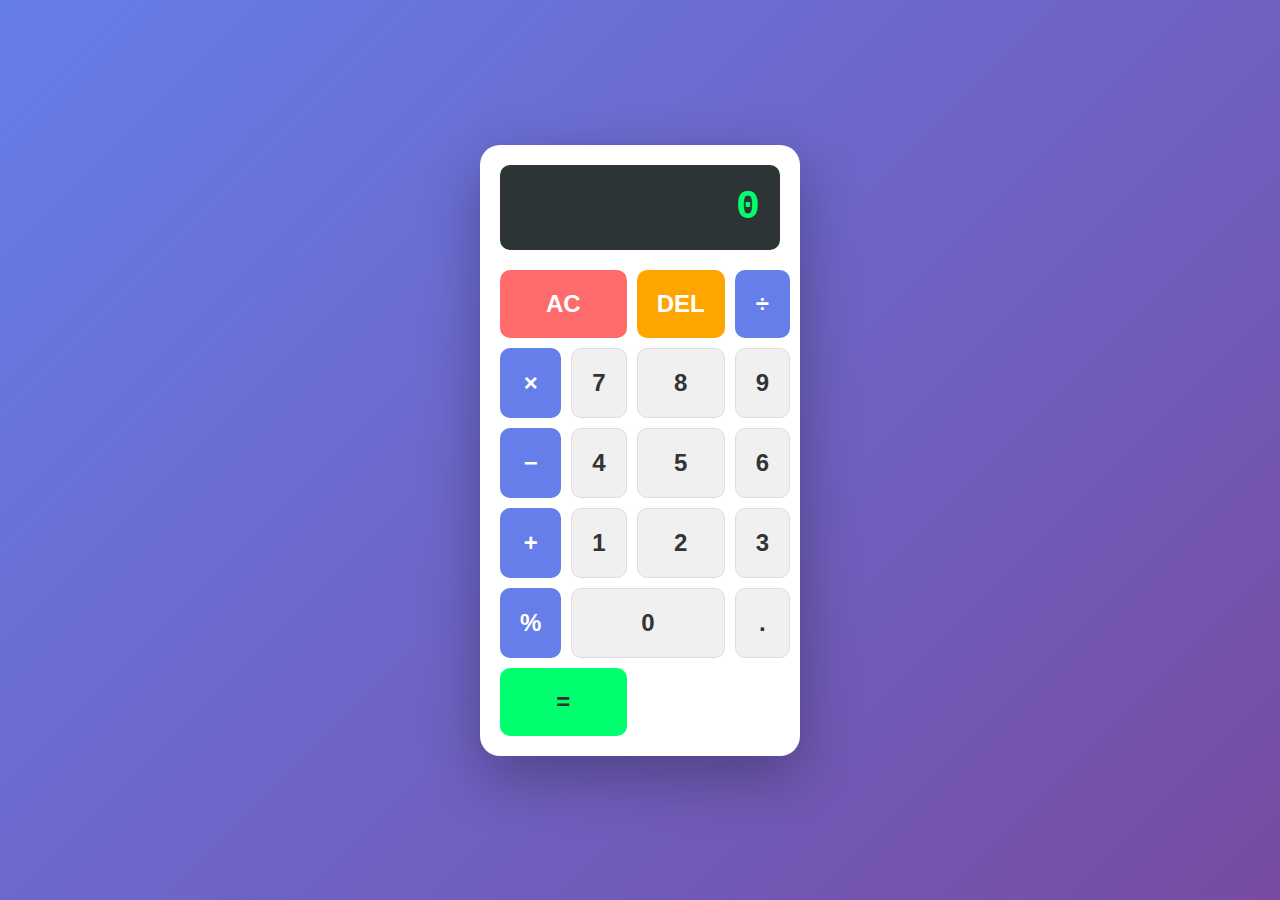
<file: calculator.html>
<!DOCTYPE html>
<html lang="en">
<head>
    <meta charset="UTF-8">
    <meta name="viewport" content="width=device-width, initial-scale=1.0">
    <title>Calculator App</title>
    <style>
        * {
            margin: 0;
            padding: 0;
            box-sizing: border-box;
        }

        body {
            display: flex;
            justify-content: center;
            align-items: center;
            min-height: 100vh;
            background: linear-gradient(135deg, #667eea 0%, #764ba2 100%);
            font-family: 'Segoe UI', Tahoma, Geneva, Verdana, sans-serif;
        }

        .calculator {
            background: white;
            border-radius: 20px;
            box-shadow: 0 20px 60px rgba(0, 0, 0, 0.3);
            width: 320px;
            padding: 20px;
        }

        .display {
            background: #2d3436;
            color: #00ff6f;
            font-size: 2.5em;
            padding: 20px;
            border-radius: 10px;
            text-align: right;
            margin-bottom: 20px;
            min-height: 80px;
            word-wrap: break-word;
            word-break: break-all;
            font-weight: bold;
            font-family: 'Courier New', monospace;
        }

        .buttons {
            display: grid;
            grid-template-columns: repeat(4, 1fr);
            gap: 10px;
        }

        button {
            padding: 20px;
            font-size: 1.5em;
            border: none;
            border-radius: 10px;
            cursor: pointer;
            transition: all 0.2s;
            font-weight: bold;
        }

        button:hover {
            transform: translateY(-2px);
            box-shadow: 0 5px 15px rgba(0, 0, 0, 0.2);
        }

        button:active {
            transform: translateY(0);
        }

        .number {
            background: #f0f0f0;
            color: #333;
            border: 1px solid #ddd;
        }

        .number:hover {
            background: #e0e0e0;
        }

        .operator {
            background: #667eea;
            color: white;
        }

        .operator:hover {
            background: #5568d3;
        }

        .equals {
            background: #00ff6f;
            color: #2d3436;
            grid-column: span 2;
        }

        .equals:hover {
            background: #00dd5f;
        }

        .clear {
            background: #ff6b6b;
            color: white;
            grid-column: span 2;
        }

        .clear:hover {
            background: #ff5252;
        }

        .delete {
            background: #ffa502;
            color: white;
        }

        .delete:hover {
            background: #ff9500;
        }

        .decimal {
            background: #f0f0f0;
            color: #333;
            border: 1px solid #ddd;
        }

        .decimal:hover {
            background: #e0e0e0;
        }
    </style>
</head>
<body>
    <div class="calculator">
        <div class="display" id="display">0</div>
        <div class="buttons">
            <button class="clear" onclick="clearDisplay()">AC</button>
            <button class="delete" onclick="deleteLast()">DEL</button>
            <button class="operator" onclick="appendOperator('/')">÷</button>
            <button class="operator" onclick="appendOperator('*')">×</button>
            
            <button class="number" onclick="appendNumber('7')">7</button>
            <button class="number" onclick="appendNumber('8')">8</button>
            <button class="number" onclick="appendNumber('9')">9</button>
            <button class="operator" onclick="appendOperator('-')">−</button>
            
            <button class="number" onclick="appendNumber('4')">4</button>
            <button class="number" onclick="appendNumber('5')">5</button>
            <button class="number" onclick="appendNumber('6')">6</button>
            <button class="operator" onclick="appendOperator('+')">+</button>
            
            <button class="number" onclick="appendNumber('1')">1</button>
            <button class="number" onclick="appendNumber('2')">2</button>
            <button class="number" onclick="appendNumber('3')">3</button>
            <button class="operator" onclick="appendOperator('%')">%</button>
            
            <button class="number" onclick="appendNumber('0')" style="grid-column: span 2;">0</button>
            <button class="decimal" onclick="appendNumber('.')">.</button>
            <button class="equals" onclick="calculate()">=</button>
        </div>
    </div>

    <script>
        let display = document.getElementById('display');
        let currentInput = '0';
        let previousInput = '';
        let operator = null;
        let shouldResetDisplay = false;

        function updateDisplay() {
            display.textContent = currentInput;
        }

        function appendNumber(num) {
            if (shouldResetDisplay) {
                currentInput = num;
                shouldResetDisplay = false;
            } else {
                if (currentInput === '0' && num !== '.') {
                    currentInput = num;
                } else if (num === '.' && currentInput.includes('.')) {
                    return;
                } else {
                    currentInput += num;
                }
            }
            updateDisplay();
        }

        function appendOperator(op) {
            if (operator !== null && !shouldResetDisplay) {
                calculate();
            }
            previousInput = currentInput;
            operator = op;
            shouldResetDisplay = true;
        }

        function calculate() {
            if (operator === null || previousInput === '') {
                return;
            }

            let result;
            const prev = parseFloat(previousInput);
            const current = parseFloat(currentInput);

            switch (operator) {
                case '+':
                    result = prev + current;
                    break;
                case '-':
                    result = prev - current;
                    break;
                case '*':
                    result = prev * current;
                    break;
                case '/':
                    result = current === 0 ? 'Error' : prev / current;
                    break;
                case '%':
                    result = prev % current;
                    break;
                default:
                    return;
            }

            currentInput = result.toString();
            operator = null;
            shouldResetDisplay = true;
            updateDisplay();
        }

        function clearDisplay() {
            currentInput = '0';
            previousInput = '';
            operator = null;
            shouldResetDisplay = false;
            updateDisplay();
        }

        function deleteLast() {
            if (currentInput.length > 1) {
                currentInput = currentInput.slice(0, -1);
            } else {
                currentInput = '0';
            }
            updateDisplay();
        }

        // Keyboard support
        document.addEventListener('keydown', function(event) {
            if (event.key >= '0' && event.key <= '9') {
                appendNumber(event.key);
            } else if (event.key === '.') {
                appendNumber('.');
            } else if (event.key === '+' || event.key === '-') {
                appendOperator(event.key);
            } else if (event.key === '*') {
                event.preventDefault();
                appendOperator('*');
            } else if (event.key === '/') {
                event.preventDefault();
                appendOperator('/');
            } else if (event.key === 'Enter' || event.key === '=') {
                event.preventDefault();
                calculate();
            } else if (event.key === 'Backspace') {
                event.preventDefault();
                deleteLast();
            } else if (event.key === 'Escape') {
                clearDisplay();
            }
        });
    </script>
</body>
</html>
</file>
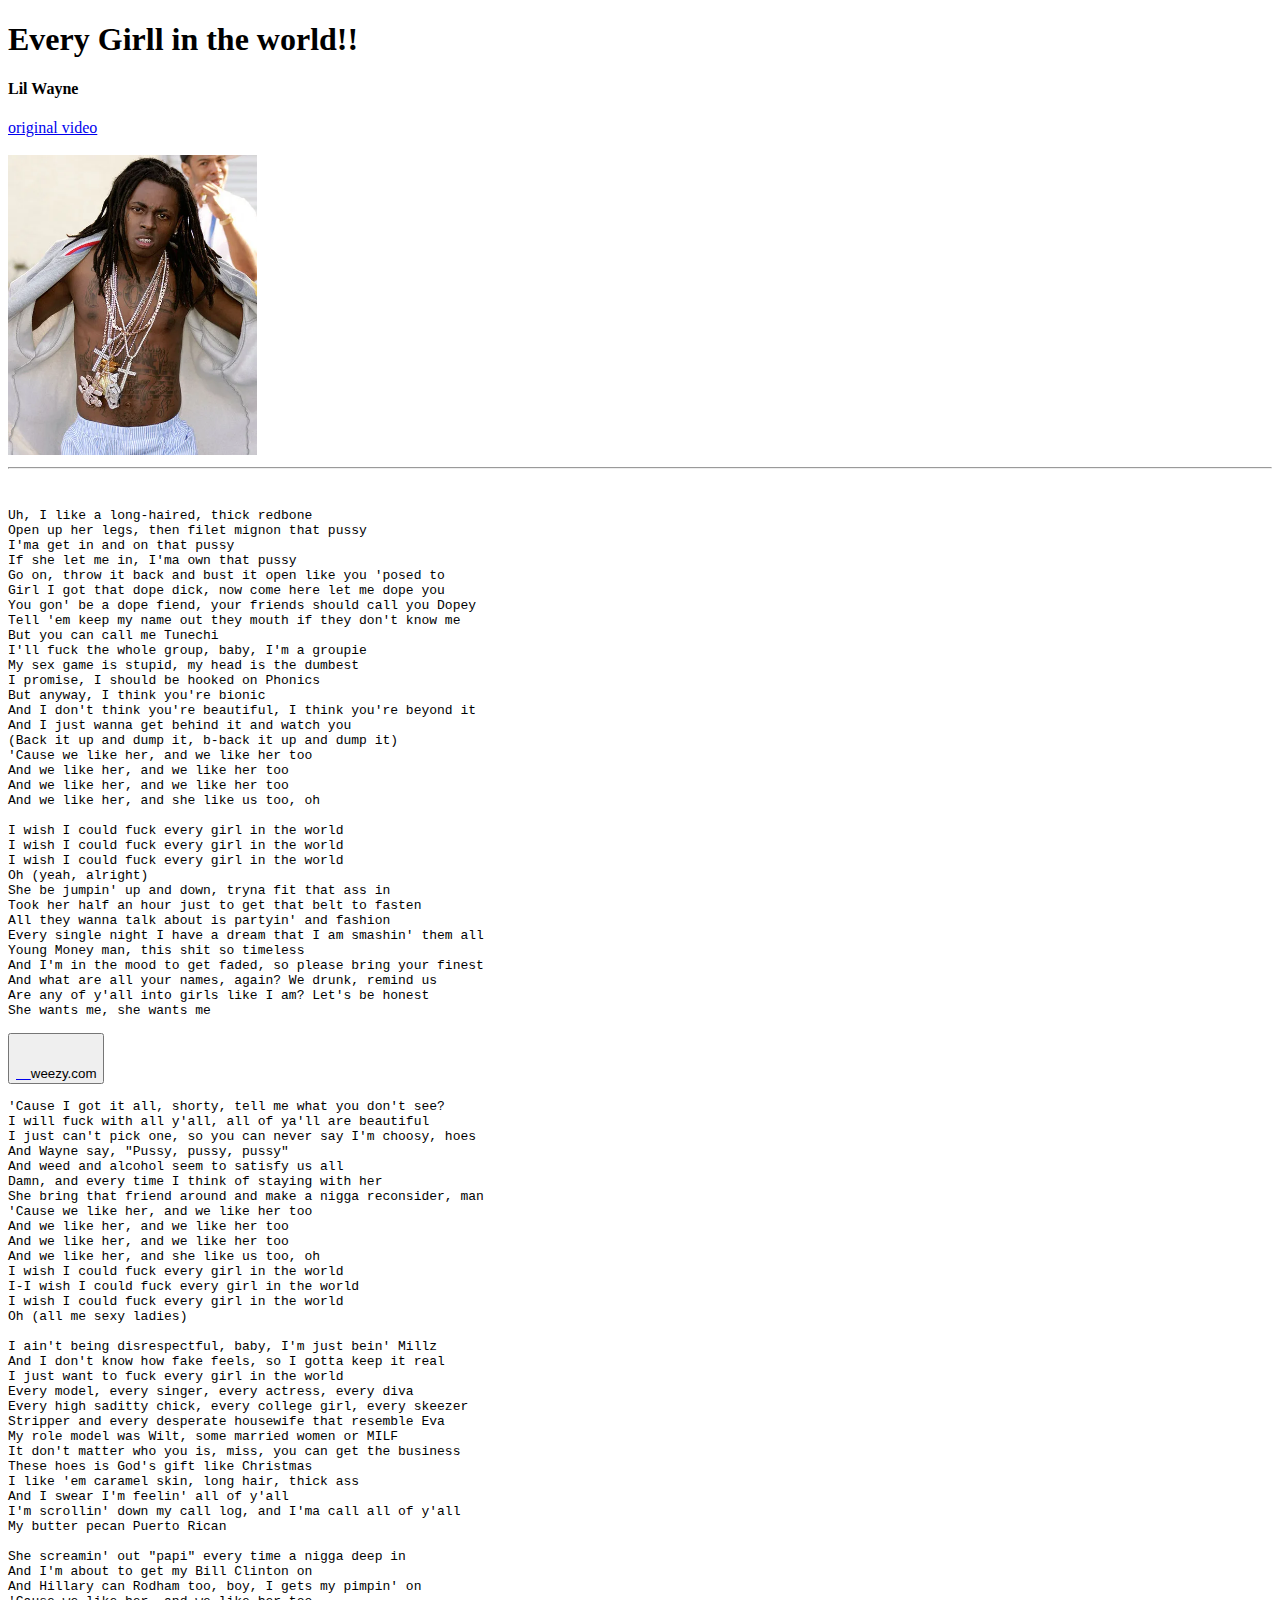
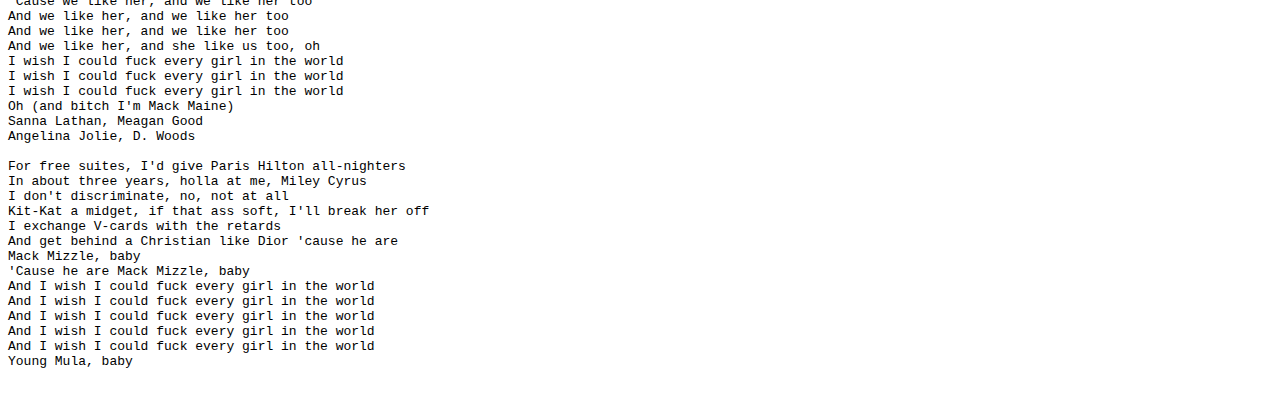
<file: LilWayne.html>
<!DOCTYPE HTML>
<HTML>

    <HEAD>

        <title>My fav Song</title>

    </HEAD>

    <BODY>
        <h1>Every Girll in the world!!</h1>
        <h4>Lil Wayne</h4>
        <a href="https://www.youtube.com/watch?v=S2FlXe17K0c"
            target="_blank">
            original video
        </a>

        <br>
        <br>
        <a href="">

        
        <img src="images/wayne.jpg" alt="Wayne"
        height="300">

        </a>
        <hr>
        <br>
        
        <pre>
Uh, I like a long-haired, thick redbone
Open up her legs, then filet mignon that pussy
I'ma get in and on that pussy
If she let me in, I'ma own that pussy
Go on, throw it back and bust it open like you 'posed to
Girl I got that dope dick, now come here let me dope you
You gon' be a dope fiend, your friends should call you Dopey
Tell 'em keep my name out they mouth if they don't know me
But you can call me Tunechi
I'll fuck the whole group, baby, I'm a groupie
My sex game is stupid, my head is the dumbest
I promise, I should be hooked on Phonics
But anyway, I think you're bionic
And I don't think you're beautiful, I think you're beyond it
And I just wanna get behind it and watch you
(Back it up and dump it, b-back it up and dump it)
'Cause we like her, and we like her too
And we like her, and we like her too
And we like her, and we like her too
And we like her, and she like us too, oh

I wish I could fuck every girl in the world
I wish I could fuck every girl in the world
I wish I could fuck every girl in the world
Oh (yeah, alright)
She be jumpin' up and down, tryna fit that ass in
Took her half an hour just to get that belt to fasten
All they wanna talk about is partyin' and fashion
Every single night I have a dream that I am smashin' them all
Young Money man, this shit so timeless
And I'm in the mood to get faded, so please bring your finest
And what are all your names, again? We drunk, remind us
Are any of y'all into girls like I am? Let's be honest
She wants me, she wants me

<button>
    <a href="https://shoplilwayne.com/?srsltid=AfmBOopq-gfER8is2-nr8KZo_NfXp0ll6rAeWI63GHSwxsw9iUnaGQPf"
        target="_blank">
    </a>weezy.com
</button>

'Cause I got it all, shorty, tell me what you don't see?
I will fuck with all y'all, all of ya'll are beautiful
I just can't pick one, so you can never say I'm choosy, hoes
And Wayne say, "Pussy, pussy, pussy"
And weed and alcohol seem to satisfy us all
Damn, and every time I think of staying with her
She bring that friend around and make a nigga reconsider, man
'Cause we like her, and we like her too
And we like her, and we like her too
And we like her, and we like her too
And we like her, and she like us too, oh
I wish I could fuck every girl in the world
I-I wish I could fuck every girl in the world
I wish I could fuck every girl in the world
Oh (all me sexy ladies)

I ain't being disrespectful, baby, I'm just bein' Millz
And I don't know how fake feels, so I gotta keep it real
I just want to fuck every girl in the world
Every model, every singer, every actress, every diva
Every high saditty chick, every college girl, every skeezer
Stripper and every desperate housewife that resemble Eva
My role model was Wilt, some married women or MILF
It don't matter who you is, miss, you can get the business
These hoes is God's gift like Christmas
I like 'em caramel skin, long hair, thick ass
And I swear I'm feelin' all of y'all
I'm scrollin' down my call log, and I'ma call all of y'all
My butter pecan Puerto Rican

She screamin' out "papi" every time a nigga deep in
And I'm about to get my Bill Clinton on
And Hillary can Rodham too, boy, I gets my pimpin' on
'Cause we like her, and we like her too
And we like her, and we like her too
And we like her, and we like her too
And we like her, and she like us too, oh
I wish I could fuck every girl in the world
I wish I could fuck every girl in the world
I wish I could fuck every girl in the world
Oh (and bitch I'm Mack Maine)
Sanna Lathan, Meagan Good
Angelina Jolie, D. Woods

For free suites, I'd give Paris Hilton all-nighters
In about three years, holla at me, Miley Cyrus
I don't discriminate, no, not at all
Kit-Kat a midget, if that ass soft, I'll break her off
I exchange V-cards with the retards
And get behind a Christian like Dior 'cause he are
Mack Mizzle, baby
'Cause he are Mack Mizzle, baby
And I wish I could fuck every girl in the world
And I wish I could fuck every girl in the world
And I wish I could fuck every girl in the world
And I wish I could fuck every girl in the world
And I wish I could fuck every girl in the world
Young Mula, baby
        </pre>

       

        
    </BODY>
</HTML>
</file>
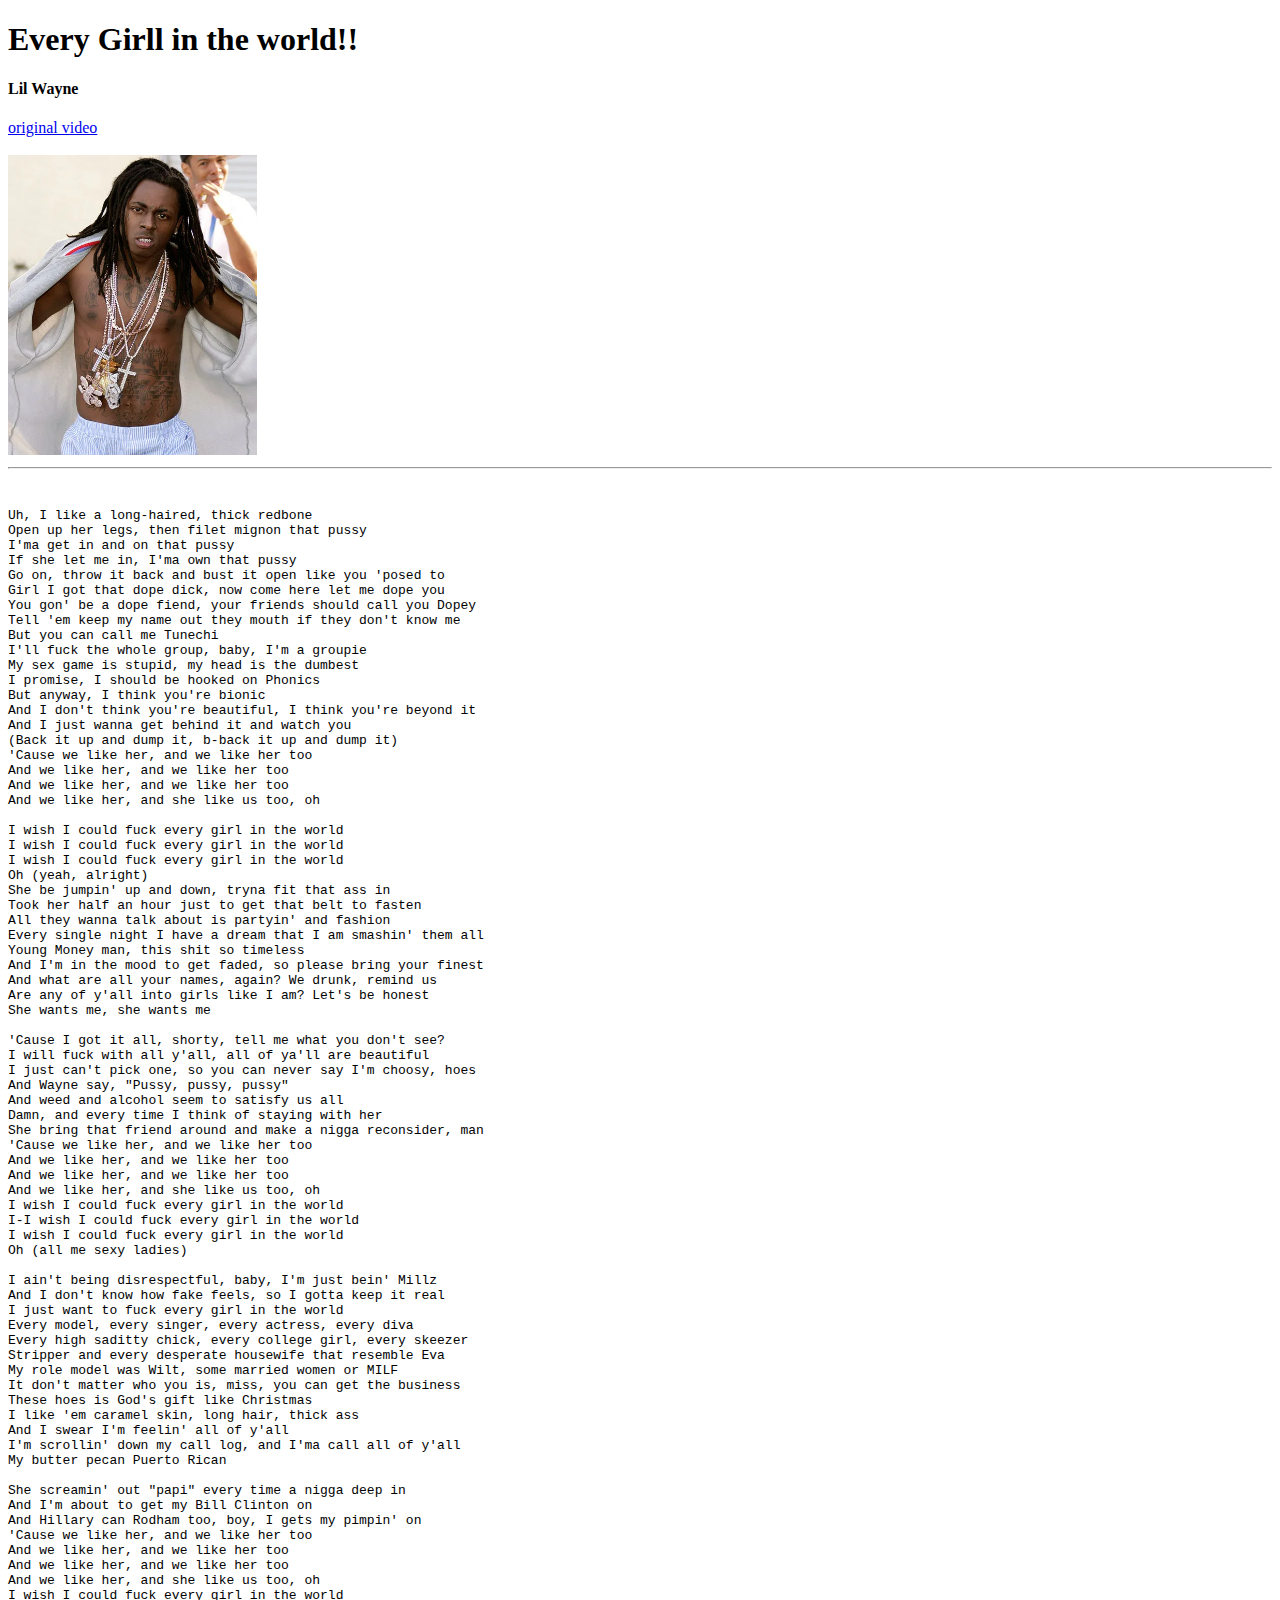
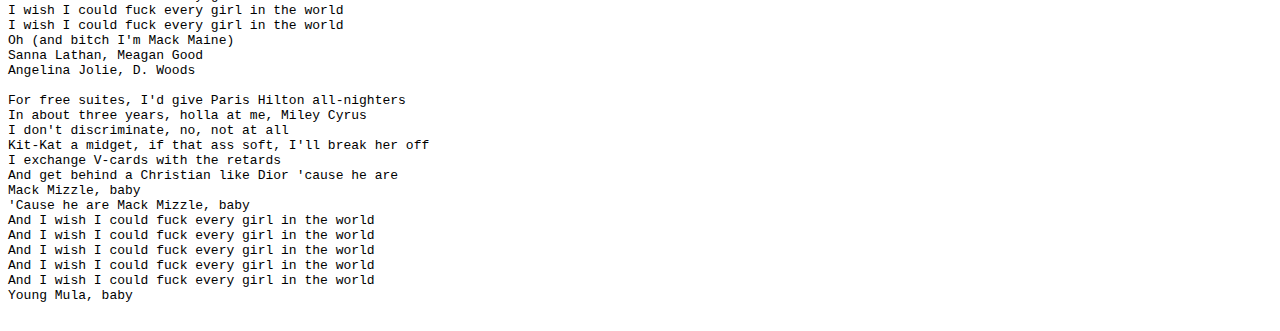
<file: lyrics.html>
<!DOCTYPE HTML>
<HTML>

    <HEAD>

        <title>My fav Song</title>

    </HEAD>

    <BODY>
        <h1>Every Girll in the world!!</h1>
        <h4>Lil Wayne</h4>
        <a href="https://www.youtube.com/watch?v=S2FlXe17K0c"
            target="_blank">
            original video
        </a>

        <br>
        <br>
        <a href="">

        
        <img src="images/wayne.jpg" alt="Wayne"
        height="300">

        </a>
        <hr>
        <br>
        
        <pre>
Uh, I like a long-haired, thick redbone
Open up her legs, then filet mignon that pussy
I'ma get in and on that pussy
If she let me in, I'ma own that pussy
Go on, throw it back and bust it open like you 'posed to
Girl I got that dope dick, now come here let me dope you
You gon' be a dope fiend, your friends should call you Dopey
Tell 'em keep my name out they mouth if they don't know me
But you can call me Tunechi
I'll fuck the whole group, baby, I'm a groupie
My sex game is stupid, my head is the dumbest
I promise, I should be hooked on Phonics
But anyway, I think you're bionic
And I don't think you're beautiful, I think you're beyond it
And I just wanna get behind it and watch you
(Back it up and dump it, b-back it up and dump it)
'Cause we like her, and we like her too
And we like her, and we like her too
And we like her, and we like her too
And we like her, and she like us too, oh

I wish I could fuck every girl in the world
I wish I could fuck every girl in the world
I wish I could fuck every girl in the world
Oh (yeah, alright)
She be jumpin' up and down, tryna fit that ass in
Took her half an hour just to get that belt to fasten
All they wanna talk about is partyin' and fashion
Every single night I have a dream that I am smashin' them all
Young Money man, this shit so timeless
And I'm in the mood to get faded, so please bring your finest
And what are all your names, again? We drunk, remind us
Are any of y'all into girls like I am? Let's be honest
She wants me, she wants me

'Cause I got it all, shorty, tell me what you don't see?
I will fuck with all y'all, all of ya'll are beautiful
I just can't pick one, so you can never say I'm choosy, hoes
And Wayne say, "Pussy, pussy, pussy"
And weed and alcohol seem to satisfy us all
Damn, and every time I think of staying with her
She bring that friend around and make a nigga reconsider, man
'Cause we like her, and we like her too
And we like her, and we like her too
And we like her, and we like her too
And we like her, and she like us too, oh
I wish I could fuck every girl in the world
I-I wish I could fuck every girl in the world
I wish I could fuck every girl in the world
Oh (all me sexy ladies)

I ain't being disrespectful, baby, I'm just bein' Millz
And I don't know how fake feels, so I gotta keep it real
I just want to fuck every girl in the world
Every model, every singer, every actress, every diva
Every high saditty chick, every college girl, every skeezer
Stripper and every desperate housewife that resemble Eva
My role model was Wilt, some married women or MILF
It don't matter who you is, miss, you can get the business
These hoes is God's gift like Christmas
I like 'em caramel skin, long hair, thick ass
And I swear I'm feelin' all of y'all
I'm scrollin' down my call log, and I'ma call all of y'all
My butter pecan Puerto Rican

She screamin' out "papi" every time a nigga deep in
And I'm about to get my Bill Clinton on
And Hillary can Rodham too, boy, I gets my pimpin' on
'Cause we like her, and we like her too
And we like her, and we like her too
And we like her, and we like her too
And we like her, and she like us too, oh
I wish I could fuck every girl in the world
I wish I could fuck every girl in the world
I wish I could fuck every girl in the world
Oh (and bitch I'm Mack Maine)
Sanna Lathan, Meagan Good
Angelina Jolie, D. Woods

For free suites, I'd give Paris Hilton all-nighters
In about three years, holla at me, Miley Cyrus
I don't discriminate, no, not at all
Kit-Kat a midget, if that ass soft, I'll break her off
I exchange V-cards with the retards
And get behind a Christian like Dior 'cause he are
Mack Mizzle, baby
'Cause he are Mack Mizzle, baby
And I wish I could fuck every girl in the world
And I wish I could fuck every girl in the world
And I wish I could fuck every girl in the world
And I wish I could fuck every girl in the world
And I wish I could fuck every girl in the world
Young Mula, baby
        </pre>

        
    </BODY>
</HTML>
</file>
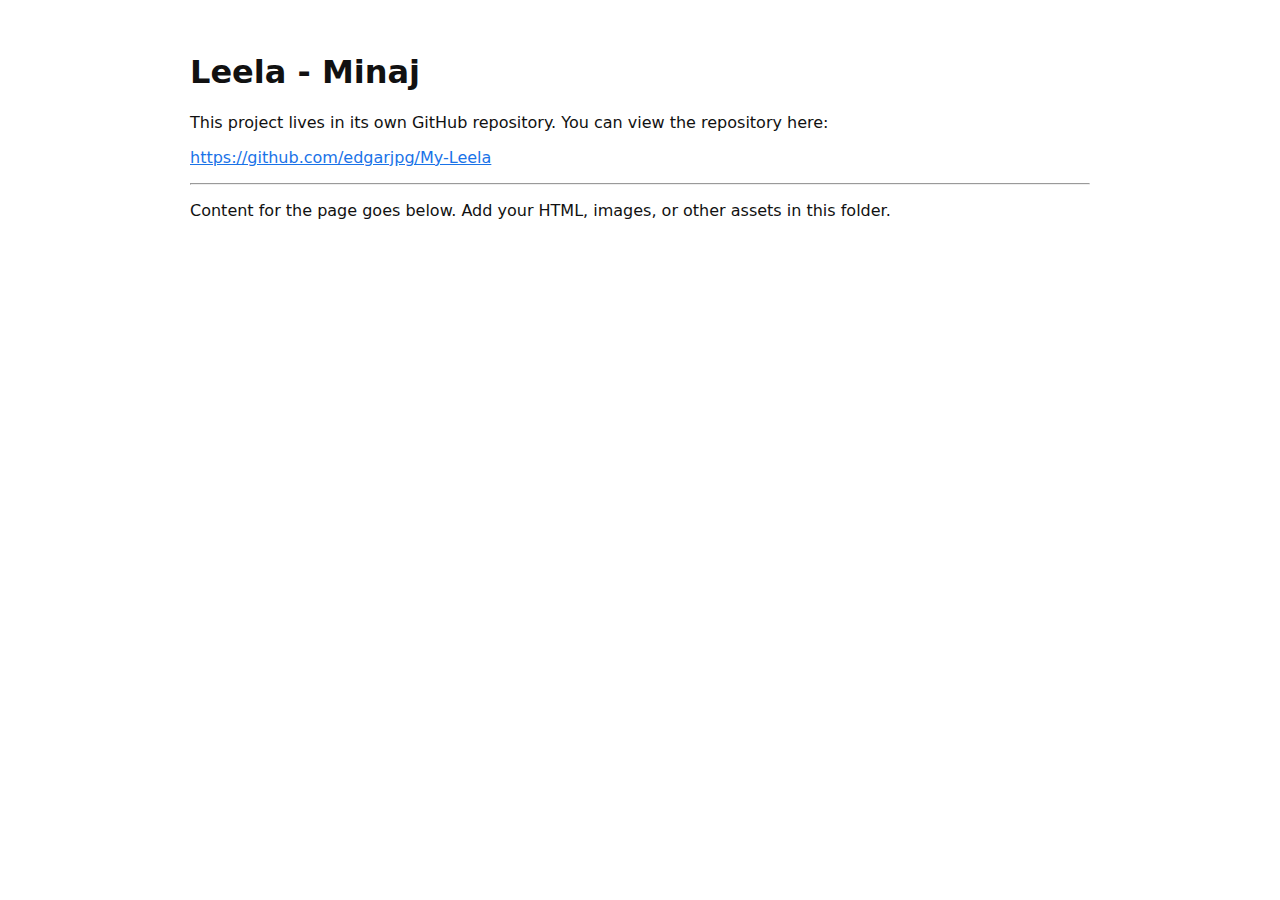
<file: My_Leela/Leela-Minaj.html>
<!doctype html>
<html lang="en">
	<head>
		<meta charset="utf-8" />
		<meta name="viewport" content="width=device-width, initial-scale=1" />
		<title>Leela - Minaj</title>
		<style>
			body { font-family: system-ui, -apple-system, Arial, sans-serif; background:#fff; color:#111; padding:24px }
			.header { max-width:900px; margin:0 auto }
			a.repo { color:#1a73e8 }
		</style>
	</head>
	<body>
		<div class="header">
			<h1>Leela - Minaj</h1>
			<p>This project lives in its own GitHub repository. You can view the repository here:</p>
			<p><a class="repo" href="https://github.com/edgarjpg/My-Leela" target="_blank" rel="noopener noreferrer">https://github.com/edgarjpg/My-Leela</a></p>
			<hr />
			<p>Content for the page goes below. Add your HTML, images, or other assets in this folder.</p>
		</div>
	</body>
</html>
</file>
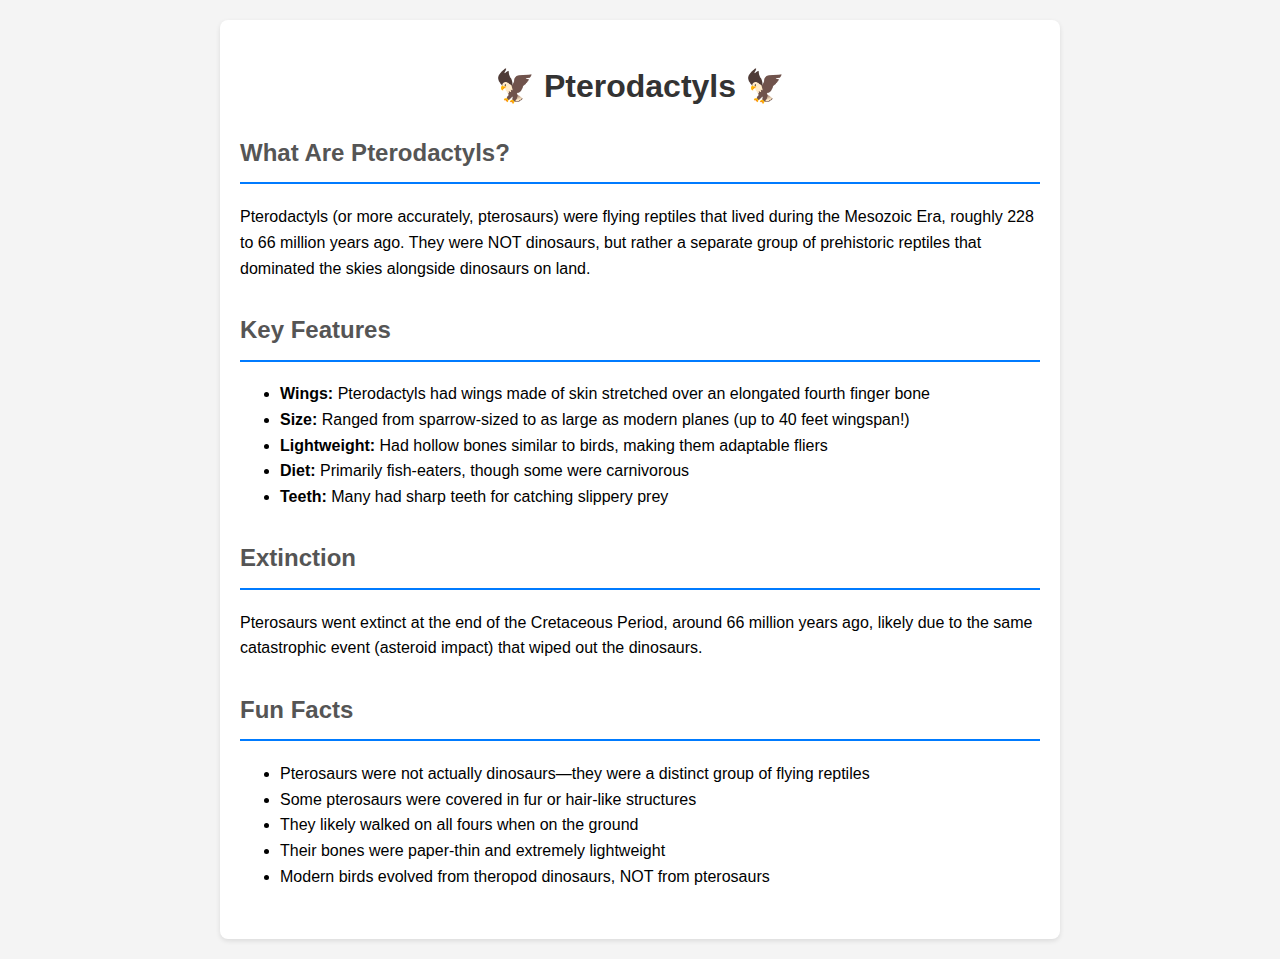
<file: WatzThis.com/Pterodactyls.html>
<!DOCTYPE html>
<html>
  <head>
    <title>Pterodactyls</title>
    <meta name="viewport" content="width=device-width, initial-scale=1">
    <style>
      body {
        font-family: Arial, sans-serif;
        line-height: 1.6;
        margin: 20px;
        background-color: #f4f4f4;
      }
      h1 {
        color: #333;
        text-align: center;
      }
      .container {
        max-width: 800px;
        margin: 0 auto;
        background-color: white;
        padding: 20px;
        border-radius: 8px;
        box-shadow: 0 2px 5px rgba(0,0,0,0.1);
      }
      .section {
        margin-bottom: 30px;
      }
      h2 {
        color: #555;
        border-bottom: 2px solid #007bff;
        padding-bottom: 10px;
      }
      img {
        max-width: 100%;
        height: auto;
        margin: 15px 0;
      }
    </style>
  </head>
  <body>
    <div class="container">
      <h1>🦅 Pterodactyls 🦅</h1>
      
      <div class="section">
        <h2>What Are Pterodactyls?</h2>
        <p>
          Pterodactyls (or more accurately, pterosaurs) were flying reptiles that lived during the Mesozoic Era, 
          roughly 228 to 66 million years ago. They were NOT dinosaurs, but rather a separate group of prehistoric reptiles 
          that dominated the skies alongside dinosaurs on land.
        </p>
      </div>

      <div class="section">
        <h2>Key Features</h2>
        <ul>
          <li><strong>Wings:</strong> Pterodactyls had wings made of skin stretched over an elongated fourth finger bone</li>
          <li><strong>Size:</strong> Ranged from sparrow-sized to as large as modern planes (up to 40 feet wingspan!)</li>
          <li><strong>Lightweight:</strong> Had hollow bones similar to birds, making them adaptable fliers</li>
          <li><strong>Diet:</strong> Primarily fish-eaters, though some were carnivorous</li>
          <li><strong>Teeth:</strong> Many had sharp teeth for catching slippery prey</li>
        </ul>
      </div>


      <div class="section">
        <h2>Extinction</h2>
        <p>
          Pterosaurs went extinct at the end of the Cretaceous Period, around 66 million years ago, 
          likely due to the same catastrophic event (asteroid impact) that wiped out the dinosaurs.
        </p>
      </div>

      <div class="section">
        <h2>Fun Facts</h2>
        <ul>
          <li>Pterosaurs were not actually dinosaurs—they were a distinct group of flying reptiles</li>
          <li>Some pterosaurs were covered in fur or hair-like structures</li>
          <li>They likely walked on all fours when on the ground</li>
          <li>Their bones were paper-thin and extremely lightweight</li>
          <li>Modern birds evolved from theropod dinosaurs, NOT from pterosaurs</li>
        </ul>
      </div>
    </div>
  </body>
</html>
</file>
